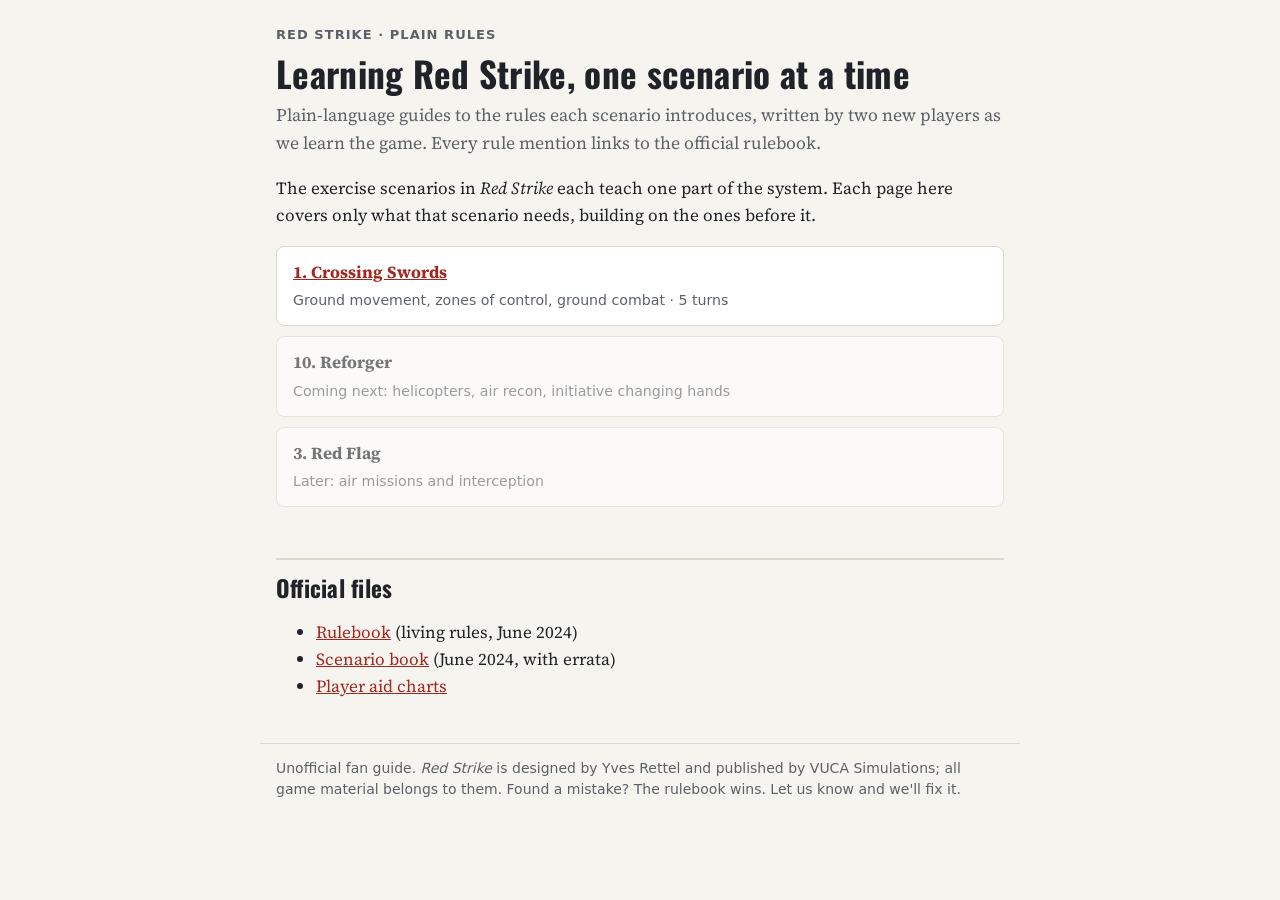
<file: site/index.html>
<!doctype html>
<html lang="en">
<head>
<meta charset="utf-8">
<meta name="viewport" content="width=device-width, initial-scale=1">
<title>Red Strike Plain Rules</title>
<meta name="description" content="Plain-language rules for Red Strike (VUCA Simulations), one scenario at a time, linked to the official rulebook.">
<link rel="preconnect" href="https://fonts.googleapis.com">
<link rel="stylesheet" href="https://fonts.googleapis.com/css2?family=Oswald:wght@500;600&family=Source+Serif+4:opsz,wght@8..60,400;8..60,600&display=swap">
<link rel="stylesheet" href="style.css">
</head>
<body>
<header class="site">
  <div class="crumb">Red Strike · Plain Rules</div>
  <h1>Learning Red Strike, one scenario at a time</h1>
  <p class="lede">Plain-language guides to the rules each scenario introduces, written by two new players as we learn the game. Every rule mention links to the official rulebook.</p>
</header>
<main>
  <p>The exercise scenarios in <i>Red Strike</i> each teach one part of the system. Each page here covers only what that scenario needs, building on the ones before it.</p>
  <ul class="scen">
    <li><a href="crossing-swords.html"><b>1. Crossing Swords</b></a><br><small>Ground movement, zones of control, ground combat · 5 turns</small></li>
    <li class="soon"><b>10. Reforger</b><br><small>Coming next: helicopters, air recon, initiative changing hands</small></li>
    <li class="soon"><b>3. Red Flag</b><br><small>Later: air missions and interception</small></li>
  </ul>
  <h2>Official files</h2>
  <ul>
    <li><a href="pdf/rules.pdf" target="_blank">Rulebook</a> (living rules, June 2024)</li>
    <li><a href="pdf/scenarios.pdf" target="_blank">Scenario book</a> (June 2024, with errata)</li>
    <li><a href="pdf/charts.pdf" target="_blank">Player aid charts</a></li>
  </ul>
</main>
<footer class="site">
  Unofficial fan guide. <i>Red Strike</i> is designed by Yves Rettel and published by VUCA Simulations; all game material belongs to them. Found a mistake? The rulebook wins. Let us know and we'll fix it.
</footer>
</body>
</html>
</file>
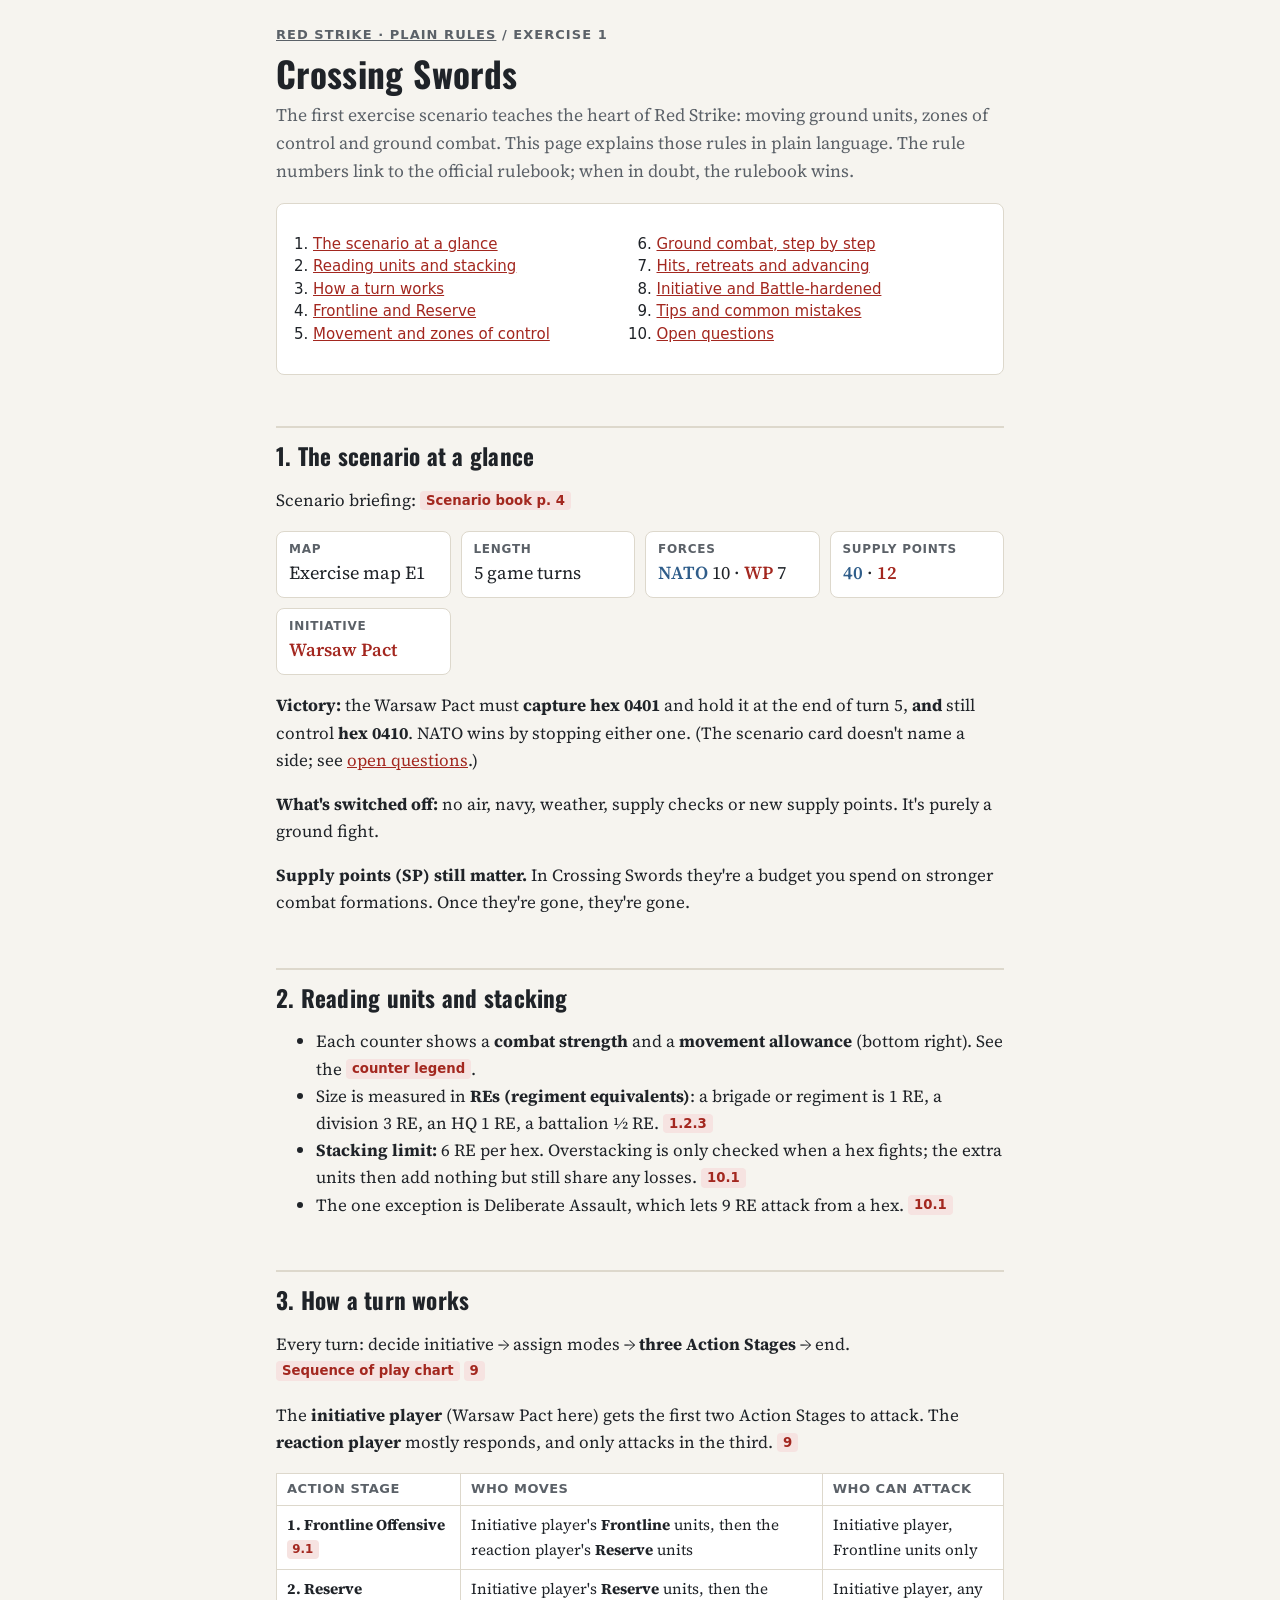
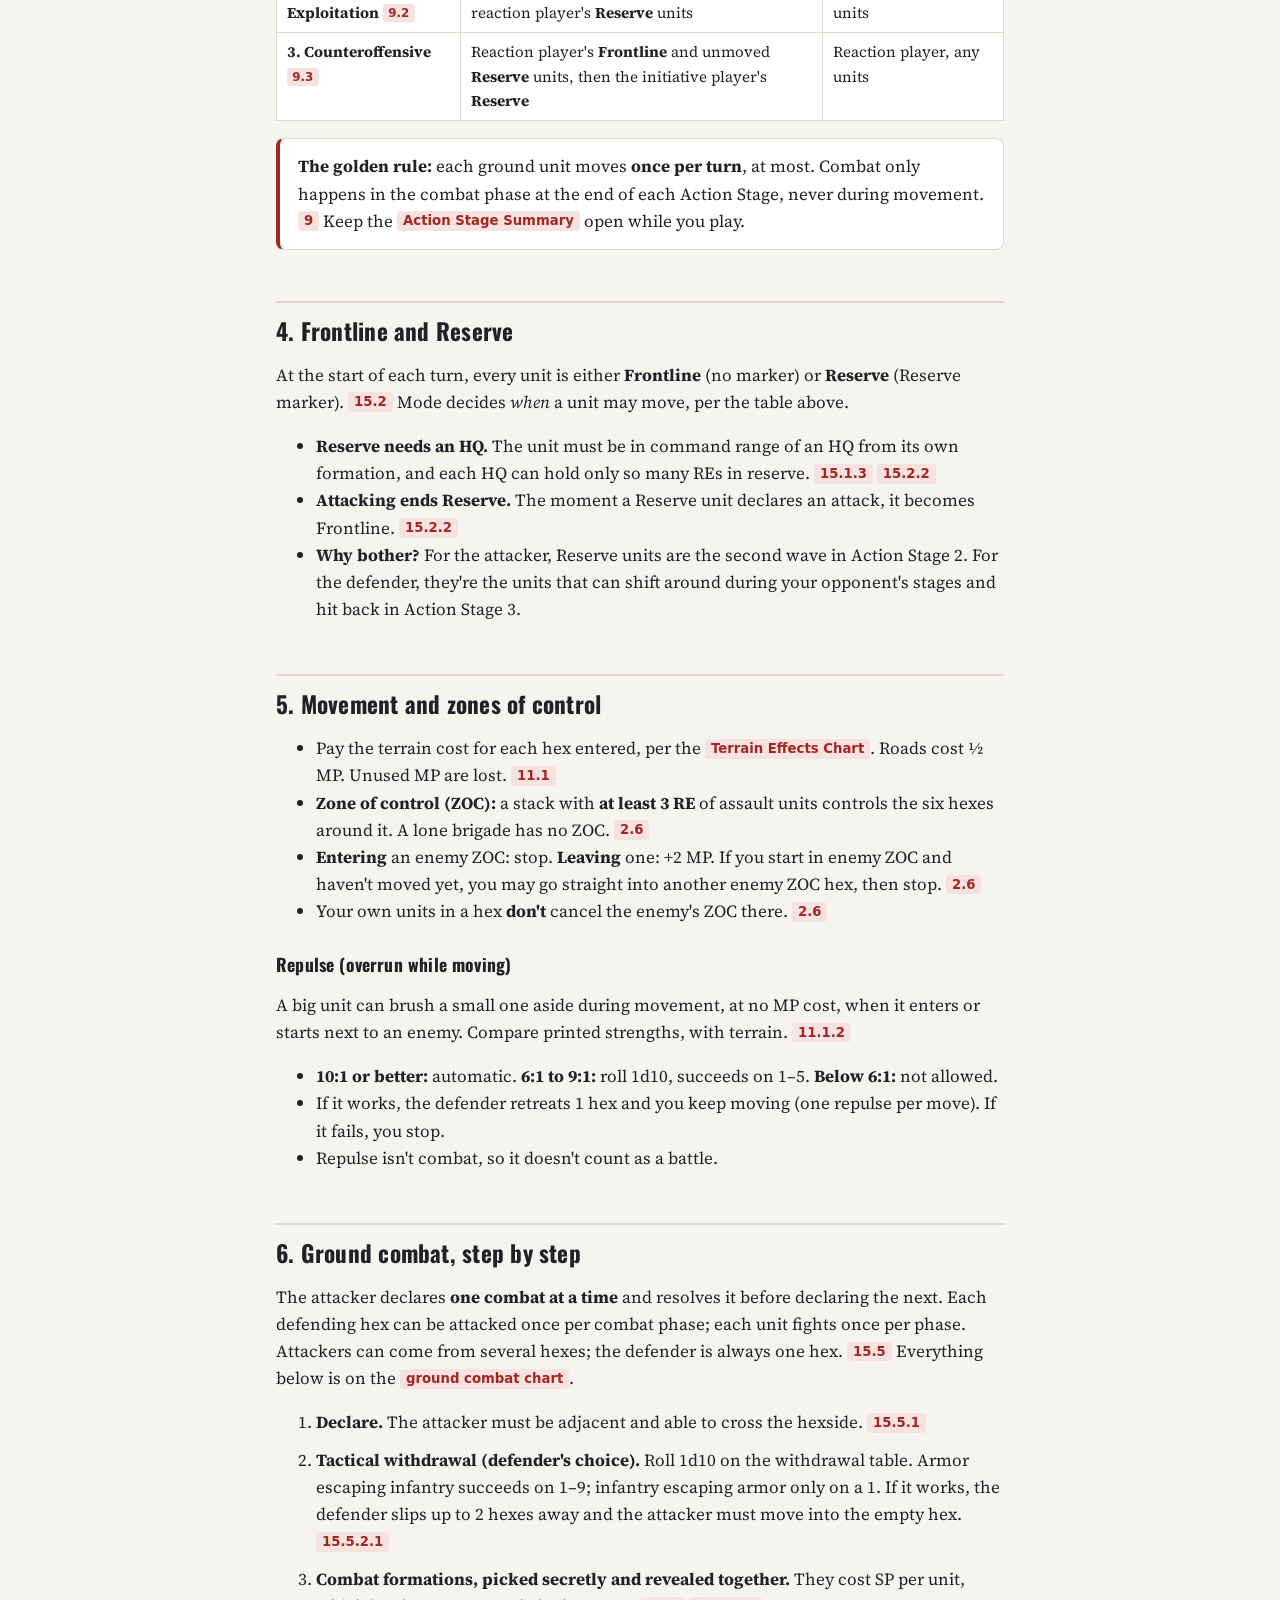
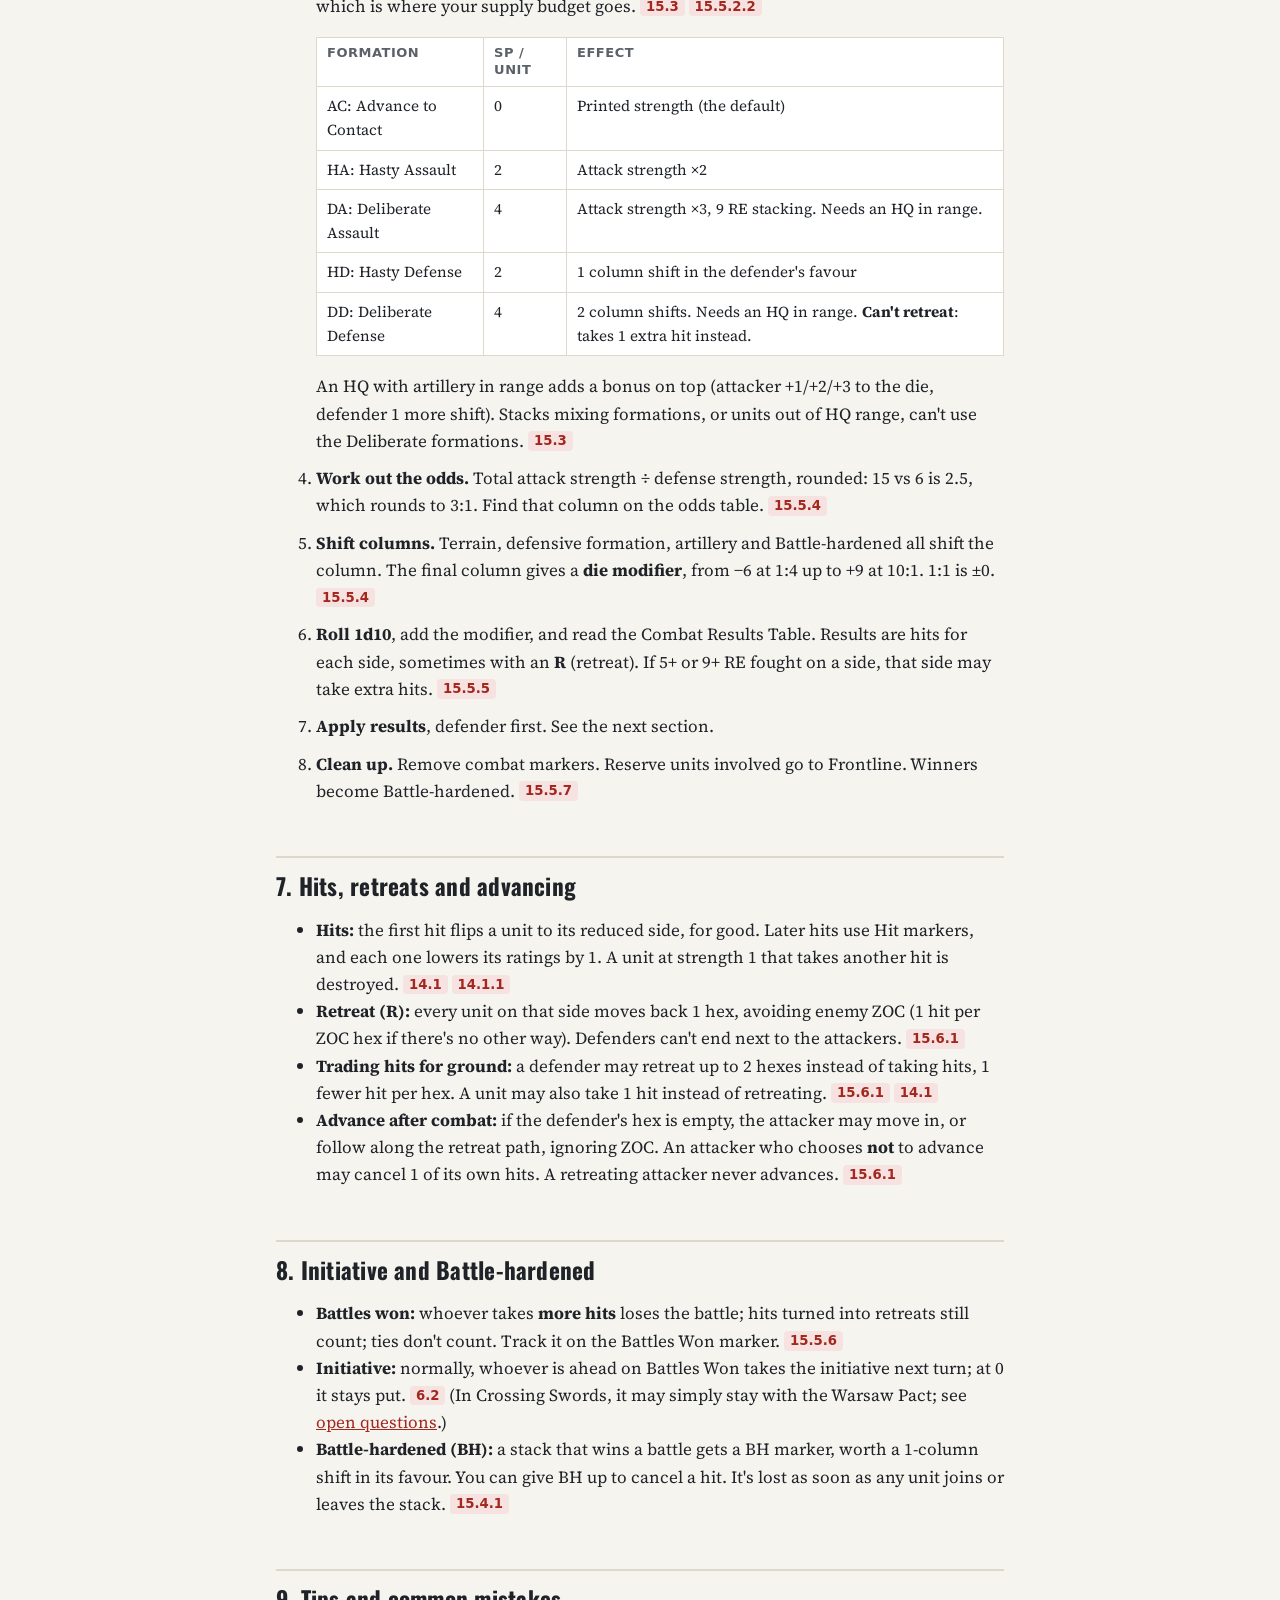
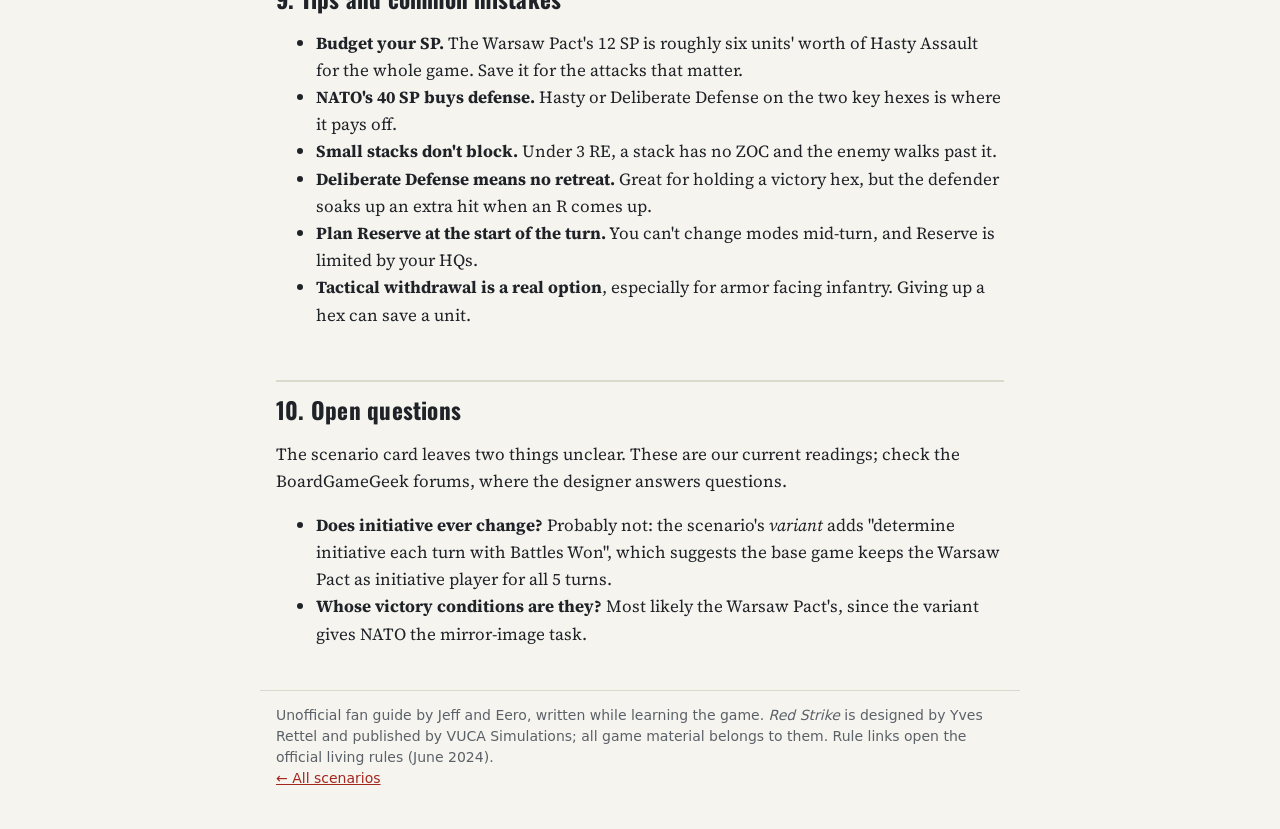
<file: site/crossing-swords.html>
<!doctype html>
<html lang="en">
<head>
<meta charset="utf-8">
<meta name="viewport" content="width=device-width, initial-scale=1">
<title>Crossing Swords — Red Strike Plain Rules</title>
<meta name="description" content="Plain-language rules for Red Strike exercise scenario 1, Crossing Swords: ground movement, zones of control and ground combat, with links to the official rulebook.">
<link rel="preconnect" href="https://fonts.googleapis.com">
<link rel="stylesheet" href="https://fonts.googleapis.com/css2?family=Oswald:wght@500;600&family=Source+Serif+4:opsz,wght@8..60,400;8..60,600&display=swap">
<link rel="stylesheet" href="style.css">
</head>
<body>
<header class="site">
  <div class="crumb"><a href="index.html">Red Strike · Plain Rules</a> / Exercise 1</div>
  <h1>Crossing Swords</h1>
  <p class="lede">The first exercise scenario teaches the heart of Red Strike: moving ground units, zones of control and ground combat. This page explains those rules in plain language. The rule numbers link to the official rulebook; when in doubt, the rulebook wins.</p>
</header>
<main>

<nav class="toc card">
  <ol>
    <li><a href="#glance">The scenario at a glance</a></li>
    <li><a href="#units">Reading units and stacking</a></li>
    <li><a href="#turn">How a turn works</a></li>
    <li><a href="#modes">Frontline and Reserve</a></li>
    <li><a href="#movement">Movement and zones of control</a></li>
    <li><a href="#combat">Ground combat, step by step</a></li>
    <li><a href="#results">Hits, retreats and advancing</a></li>
    <li><a href="#initiative">Initiative and Battle-hardened</a></li>
    <li><a href="#tips">Tips and common mistakes</a></li>
    <li><a href="#questions">Open questions</a></li>
  </ol>
</nav>

<h2 id="glance">1. The scenario at a glance</h2>
<p>Scenario briefing: <a class="r" href="pdf/scenarios.pdf#page=4" target="_blank">Scenario book p. 4</a></p>
<div class="facts">
  <div><b>Map</b><span>Exercise map E1</span></div>
  <div><b>Length</b><span>5 game turns</span></div>
  <div><b>Forces</b><span><span class="nato">NATO</span> 10 · <span class="wp">WP</span> 7</span></div>
  <div><b>Supply points</b><span><span class="nato">40</span> · <span class="wp">12</span></span></div>
  <div><b>Initiative</b><span class="wp">Warsaw Pact</span></div>
</div>
<p><b>Victory:</b> the Warsaw Pact must <b>capture hex 0401</b> and hold it at the end of turn 5, <b>and</b> still control <b>hex 0410</b>. NATO wins by stopping either one. (The scenario card doesn't name a side; see <a href="#questions">open questions</a>.)</p>
<p><b>What's switched off:</b> no air, navy, weather, supply checks or new supply points. It's purely a ground fight.</p>
<p><b>Supply points (SP) still matter.</b> In Crossing Swords they're a budget you spend on stronger combat formations. Once they're gone, they're gone.</p>

<h2 id="units">2. Reading units and stacking</h2>
<ul>
  <li>Each counter shows a <b>combat strength</b> and a <b>movement allowance</b> (bottom right). See the <a class="r" href="pdf/charts.pdf#page=12" target="_blank">counter legend</a>.</li>
  <li>Size is measured in <b>REs (regiment equivalents)</b>: a brigade or regiment is 1 RE, a division 3 RE, an HQ 1 RE, a battalion ½ RE. <a class="r" href="pdf/rules.pdf#page=4" target="_blank" title="Open rule 1.2.3 in the rulebook">1.2.3</a></li>
  <li><b>Stacking limit:</b> 6 RE per hex. Overstacking is only checked when a hex fights; the extra units then add nothing but still share any losses. <a class="r" href="pdf/rules.pdf#page=14" target="_blank" title="Open rule 10.1 in the rulebook">10.1</a></li>
  <li>The one exception is Deliberate Assault, which lets 9 RE attack from a hex. <a class="r" href="pdf/rules.pdf#page=14" target="_blank" title="Open rule 10.1 in the rulebook">10.1</a></li>
</ul>

<h2 id="turn">3. How a turn works</h2>
<p>Every turn: decide initiative → assign modes → <b>three Action Stages</b> → end. <a class="r" href="pdf/charts.pdf#page=10" target="_blank">Sequence of play chart</a> <a class="r" href="pdf/rules.pdf#page=12" target="_blank" title="Open rule 9 in the rulebook">9</a></p>
<p>The <b>initiative player</b> (Warsaw Pact here) gets the first two Action Stages to attack. The <b>reaction player</b> mostly responds, and only attacks in the third. <a class="r" href="pdf/rules.pdf#page=12" target="_blank" title="Open rule 9 in the rulebook">9</a></p>
<div class="table-wrap"><table>
<tr><th>Action Stage</th><th>Who moves</th><th>Who can attack</th></tr>
<tr><td><b>1. Frontline Offensive</b> <a class="r" href="pdf/rules.pdf#page=13" target="_blank" title="Open rule 9.1 in the rulebook">9.1</a></td><td>Initiative player's <b>Frontline</b> units, then the reaction player's <b>Reserve</b> units</td><td>Initiative player, Frontline units only</td></tr>
<tr><td><b>2. Reserve Exploitation</b> <a class="r" href="pdf/rules.pdf#page=13" target="_blank" title="Open rule 9.2 in the rulebook">9.2</a></td><td>Initiative player's <b>Reserve</b> units, then the reaction player's <b>Reserve</b> units</td><td>Initiative player, any units</td></tr>
<tr><td><b>3. Counteroffensive</b> <a class="r" href="pdf/rules.pdf#page=14" target="_blank" title="Open rule 9.3 in the rulebook">9.3</a></td><td>Reaction player's <b>Frontline</b> and unmoved <b>Reserve</b> units, then the initiative player's <b>Reserve</b></td><td>Reaction player, any units</td></tr>
</table></div>
<div class="card note"><b>The golden rule:</b> each ground unit moves <b>once per turn</b>, at most. Combat only happens in the combat phase at the end of each Action Stage, never during movement. <a class="r" href="pdf/rules.pdf#page=12" target="_blank" title="Open rule 9 in the rulebook">9</a> Keep the <a class="r" href="pdf/charts.pdf#page=2" target="_blank">Action Stage Summary</a> open while you play.</div>

<h2 id="modes">4. Frontline and Reserve</h2>
<p>At the start of each turn, every unit is either <b>Frontline</b> (no marker) or <b>Reserve</b> (Reserve marker). <a class="r" href="pdf/rules.pdf#page=22" target="_blank" title="Open rule 15.2 in the rulebook">15.2</a> Mode decides <i>when</i> a unit may move, per the table above.</p>
<ul>
  <li><b>Reserve needs an HQ.</b> The unit must be in command range of an HQ from its own formation, and each HQ can hold only so many REs in reserve. <a class="r" href="pdf/rules.pdf#page=20" target="_blank" title="Open rule 15.1.3 in the rulebook">15.1.3</a> <a class="r" href="pdf/rules.pdf#page=22" target="_blank" title="Open rule 15.2.2 in the rulebook">15.2.2</a></li>
  <li><b>Attacking ends Reserve.</b> The moment a Reserve unit declares an attack, it becomes Frontline. <a class="r" href="pdf/rules.pdf#page=22" target="_blank" title="Open rule 15.2.2 in the rulebook">15.2.2</a></li>
  <li><b>Why bother?</b> For the attacker, Reserve units are the second wave in Action Stage 2. For the defender, they're the units that can shift around during your opponent's stages and hit back in Action Stage 3.</li>
</ul>

<h2 id="movement">5. Movement and zones of control</h2>
<ul>
  <li>Pay the terrain cost for each hex entered, per the <a class="r" href="pdf/charts.pdf#page=1" target="_blank">Terrain Effects Chart</a>. Roads cost ½ MP. Unused MP are lost. <a class="r" href="pdf/rules.pdf#page=15" target="_blank" title="Open rule 11.1 in the rulebook">11.1</a></li>
  <li><b>Zone of control (ZOC):</b> a stack with <b>at least 3 RE</b> of assault units controls the six hexes around it. A lone brigade has no ZOC. <a class="r" href="pdf/rules.pdf#page=8" target="_blank" title="Open rule 2.6 in the rulebook">2.6</a></li>
  <li><b>Entering</b> an enemy ZOC: stop. <b>Leaving</b> one: +2 MP. If you start in enemy ZOC and haven't moved yet, you may go straight into another enemy ZOC hex, then stop. <a class="r" href="pdf/rules.pdf#page=8" target="_blank" title="Open rule 2.6 in the rulebook">2.6</a></li>
  <li>Your own units in a hex <b>don't</b> cancel the enemy's ZOC there. <a class="r" href="pdf/rules.pdf#page=8" target="_blank" title="Open rule 2.6 in the rulebook">2.6</a></li>
</ul>
<h3>Repulse (overrun while moving)</h3>
<p>A big unit can brush a small one aside during movement, at no MP cost, when it enters or starts next to an enemy. Compare printed strengths, with terrain. <a class="r" href="pdf/rules.pdf#page=15" target="_blank" title="Open rule 11.1.2 in the rulebook">11.1.2</a></p>
<ul>
  <li><b>10:1 or better:</b> automatic. <b>6:1 to 9:1:</b> roll 1d10, succeeds on 1–5. <b>Below 6:1:</b> not allowed.</li>
  <li>If it works, the defender retreats 1 hex and you keep moving (one repulse per move). If it fails, you stop.</li>
  <li>Repulse isn't combat, so it doesn't count as a battle.</li>
</ul>

<h2 id="combat">6. Ground combat, step by step</h2>
<p>The attacker declares <b>one combat at a time</b> and resolves it before declaring the next. Each defending hex can be attacked once per combat phase; each unit fights once per phase. Attackers can come from several hexes; the defender is always one hex. <a class="r" href="pdf/rules.pdf#page=23" target="_blank" title="Open rule 15.5 in the rulebook">15.5</a> Everything below is on the <a class="r" href="pdf/charts.pdf#page=3" target="_blank">ground combat chart</a>.</p>
<ol class="steps">
  <li><b>Declare.</b> The attacker must be adjacent and able to cross the hexside. <a class="r" href="pdf/rules.pdf#page=23" target="_blank" title="Open rule 15.5.1 in the rulebook">15.5.1</a></li>
  <li><b>Tactical withdrawal (defender's choice).</b> Roll 1d10 on the withdrawal table. Armor escaping infantry succeeds on 1–9; infantry escaping armor only on a 1. If it works, the defender slips up to 2 hexes away and the attacker must move into the empty hex. <a class="r" href="pdf/rules.pdf#page=23" target="_blank" title="Open rule 15.5.2.1 in the rulebook">15.5.2.1</a></li>
  <li><b>Combat formations, picked secretly and revealed together.</b> They cost SP per unit, which is where your supply budget goes. <a class="r" href="pdf/rules.pdf#page=22" target="_blank" title="Open rule 15.3 in the rulebook">15.3</a> <a class="r" href="pdf/rules.pdf#page=23" target="_blank" title="Open rule 15.5.2.2 in the rulebook">15.5.2.2</a>
    <div class="table-wrap"><table>
      <tr><th>Formation</th><th>SP / unit</th><th>Effect</th></tr>
      <tr><td>AC: Advance to Contact</td><td>0</td><td>Printed strength (the default)</td></tr>
      <tr><td>HA: Hasty Assault</td><td>2</td><td>Attack strength ×2</td></tr>
      <tr><td>DA: Deliberate Assault</td><td>4</td><td>Attack strength ×3, 9 RE stacking. Needs an HQ in range.</td></tr>
      <tr><td>HD: Hasty Defense</td><td>2</td><td>1 column shift in the defender's favour</td></tr>
      <tr><td>DD: Deliberate Defense</td><td>4</td><td>2 column shifts. Needs an HQ in range. <b>Can't retreat</b>: takes 1 extra hit instead.</td></tr>
    </table></div>
    An HQ with artillery in range adds a bonus on top (attacker +1/+2/+3 to the die, defender 1 more shift). Stacks mixing formations, or units out of HQ range, can't use the Deliberate formations. <a class="r" href="pdf/rules.pdf#page=22" target="_blank" title="Open rule 15.3 in the rulebook">15.3</a></li>
  <li><b>Work out the odds.</b> Total attack strength ÷ defense strength, rounded: 15 vs 6 is 2.5, which rounds to 3:1. Find that column on the odds table. <a class="r" href="pdf/rules.pdf#page=24" target="_blank" title="Open rule 15.5.4 in the rulebook">15.5.4</a></li>
  <li><b>Shift columns.</b> Terrain, defensive formation, artillery and Battle-hardened all shift the column. The final column gives a <b>die modifier</b>, from −6 at 1:4 up to +9 at 10:1. 1:1 is ±0. <a class="r" href="pdf/rules.pdf#page=24" target="_blank" title="Open rule 15.5.4 in the rulebook">15.5.4</a></li>
  <li><b>Roll 1d10</b>, add the modifier, and read the Combat Results Table. Results are hits for each side, sometimes with an <b>R</b> (retreat). If 5+ or 9+ RE fought on a side, that side may take extra hits. <a class="r" href="pdf/rules.pdf#page=24" target="_blank" title="Open rule 15.5.5 in the rulebook">15.5.5</a></li>
  <li><b>Apply results</b>, defender first. See the next section.</li>
  <li><b>Clean up.</b> Remove combat markers. Reserve units involved go to Frontline. Winners become Battle-hardened. <a class="r" href="pdf/rules.pdf#page=24" target="_blank" title="Open rule 15.5.7 in the rulebook">15.5.7</a></li>
</ol>

<h2 id="results">7. Hits, retreats and advancing</h2>
<ul>
  <li><b>Hits:</b> the first hit flips a unit to its reduced side, for good. Later hits use Hit markers, and each one lowers its ratings by 1. A unit at strength 1 that takes another hit is destroyed. <a class="r" href="pdf/rules.pdf#page=18" target="_blank" title="Open rule 14.1 in the rulebook">14.1</a> <a class="r" href="pdf/rules.pdf#page=18" target="_blank" title="Open rule 14.1.1 in the rulebook">14.1.1</a></li>
  <li><b>Retreat (R):</b> every unit on that side moves back 1 hex, avoiding enemy ZOC (1 hit per ZOC hex if there's no other way). Defenders can't end next to the attackers. <a class="r" href="pdf/rules.pdf#page=25" target="_blank" title="Open rule 15.6.1 in the rulebook">15.6.1</a></li>
  <li><b>Trading hits for ground:</b> a defender may retreat up to 2 hexes instead of taking hits, 1 fewer hit per hex. A unit may also take 1 hit instead of retreating. <a class="r" href="pdf/rules.pdf#page=25" target="_blank" title="Open rule 15.6.1 in the rulebook">15.6.1</a> <a class="r" href="pdf/rules.pdf#page=18" target="_blank" title="Open rule 14.1 in the rulebook">14.1</a></li>
  <li><b>Advance after combat:</b> if the defender's hex is empty, the attacker may move in, or follow along the retreat path, ignoring ZOC. An attacker who chooses <b>not</b> to advance may cancel 1 of its own hits. A retreating attacker never advances. <a class="r" href="pdf/rules.pdf#page=25" target="_blank" title="Open rule 15.6.1 in the rulebook">15.6.1</a></li>
</ul>

<h2 id="initiative">8. Initiative and Battle-hardened</h2>
<ul>
  <li><b>Battles won:</b> whoever takes <b>more hits</b> loses the battle; hits turned into retreats still count; ties don't count. Track it on the Battles Won marker. <a class="r" href="pdf/rules.pdf#page=24" target="_blank" title="Open rule 15.5.6 in the rulebook">15.5.6</a></li>
  <li><b>Initiative:</b> normally, whoever is ahead on Battles Won takes the initiative next turn; at 0 it stays put. <a class="r" href="pdf/rules.pdf#page=10" target="_blank" title="Open rule 6.2 in the rulebook">6.2</a> (In Crossing Swords, it may simply stay with the Warsaw Pact; see <a href="#questions">open questions</a>.)</li>
  <li><b>Battle-hardened (BH):</b> a stack that wins a battle gets a BH marker, worth a 1-column shift in its favour. You can give BH up to cancel a hit. It's lost as soon as any unit joins or leaves the stack. <a class="r" href="pdf/rules.pdf#page=22" target="_blank" title="Open rule 15.4.1 in the rulebook">15.4.1</a></li>
</ul>

<h2 id="tips">9. Tips and common mistakes</h2>
<ul>
  <li><b>Budget your SP.</b> The Warsaw Pact's 12 SP is roughly six units' worth of Hasty Assault for the whole game. Save it for the attacks that matter.</li>
  <li><b>NATO's 40 SP buys defense.</b> Hasty or Deliberate Defense on the two key hexes is where it pays off.</li>
  <li><b>Small stacks don't block.</b> Under 3 RE, a stack has no ZOC and the enemy walks past it.</li>
  <li><b>Deliberate Defense means no retreat.</b> Great for holding a victory hex, but the defender soaks up an extra hit when an R comes up.</li>
  <li><b>Plan Reserve at the start of the turn.</b> You can't change modes mid-turn, and Reserve is limited by your HQs.</li>
  <li><b>Tactical withdrawal is a real option</b>, especially for armor facing infantry. Giving up a hex can save a unit.</li>
</ul>

<h2 id="questions">10. Open questions</h2>
<p>The scenario card leaves two things unclear. These are our current readings; check the BoardGameGeek forums, where the designer answers questions.</p>
<ul>
  <li><b>Does initiative ever change?</b> Probably not: the scenario's <i>variant</i> adds "determine initiative each turn with Battles Won", which suggests the base game keeps the Warsaw Pact as initiative player for all 5 turns.</li>
  <li><b>Whose victory conditions are they?</b> Most likely the Warsaw Pact's, since the variant gives NATO the mirror-image task.</li>
</ul>

</main>
<footer class="site">
  Unofficial fan guide by Jeff and Eero, written while learning the game. <i>Red Strike</i> is designed by Yves Rettel and published by VUCA Simulations; all game material belongs to them. Rule links open the official living rules (June 2024).
  <br><a href="index.html">← All scenarios</a>
</footer>
</body>
</html>
</file>
<file: site/style.css>
:root {
  --bg: #f6f4ef; --surface: #ffffff; --text: #1f2328; --muted: #5b6168;
  --border: #ddd8cc; --accent: #a3271f; --accent-soft: #f6e3e1;
  --nato: #2f5d8a; --wp: #a3271f; --code: #efece4;
}
@media (prefers-color-scheme: dark) {
  :root:not([data-theme="light"]) {
    --bg: #16181b; --surface: #1e2125; --text: #e6e3dc; --muted: #a2a7ad;
    --border: #33373d; --accent: #e0675d; --accent-soft: #3a2422;
    --nato: #7fb0de; --wp: #e0675d; --code: #2a2e33;
  }
}
* { box-sizing: border-box; }
body {
  margin: 0; background: var(--bg); color: var(--text);
  font: 17px/1.6 "Source Serif 4", Georgia, serif;
}
header.site, main, footer.site { max-width: 760px; margin: 0 auto; padding: 0 16px; }
header.site { padding-top: 28px; }
header.site .crumb { font: 600 13px/1 system-ui, sans-serif; letter-spacing: .08em; text-transform: uppercase; color: var(--muted); }
header.site .crumb a { color: var(--muted); }
h1, h2, h3 { font-family: "Oswald", "Arial Narrow", system-ui, sans-serif; line-height: 1.2; letter-spacing: .01em; }
h1 { font-size: 2.2rem; margin: .3em 0 .2em; }
h2 { font-size: 1.45rem; margin: 2.2em 0 .5em; padding-top: .6em; border-top: 2px solid var(--border); }
h3 { font-size: 1.1rem; margin: 1.6em 0 .4em; }
p.lede { font-size: 1.1rem; color: var(--muted); margin-top: 0; }
a { color: var(--accent); }
a.r {
  font: 600 .78em/1 system-ui, sans-serif; text-decoration: none; white-space: nowrap;
  background: var(--accent-soft); color: var(--accent); padding: .18em .45em; border-radius: 4px;
  vertical-align: .08em;
}
a.r:hover { text-decoration: underline; }
.card { background: var(--surface); border: 1px solid var(--border); border-radius: 8px; padding: 14px 18px; margin: 1em 0; }
.card.note { border-left: 4px solid var(--accent); }
.facts { display: grid; grid-template-columns: repeat(auto-fit, minmax(150px, 1fr)); gap: 10px; margin: 1em 0; }
.facts div { background: var(--surface); border: 1px solid var(--border); border-radius: 8px; padding: 10px 12px; }
.facts b { display: block; font: 600 12px/1.3 system-ui, sans-serif; text-transform: uppercase; letter-spacing: .06em; color: var(--muted); }
.facts span { font-size: 1.15rem; }
.nato { color: var(--nato); font-weight: 600; }
.wp { color: var(--wp); font-weight: 600; }
.table-wrap { overflow-x: auto; margin: 1em 0; }
table { border-collapse: collapse; width: 100%; background: var(--surface); font-size: .95rem; }
th, td { border: 1px solid var(--border); padding: 7px 10px; text-align: left; vertical-align: top; }
th { font: 600 13px/1.3 system-ui, sans-serif; text-transform: uppercase; letter-spacing: .04em; color: var(--muted); }
ol.steps > li { margin-bottom: .6em; }
nav.toc { font: 15px/1.5 system-ui, sans-serif; }
nav.toc ol { padding-left: 1.2em; columns: 2 220px; }
footer.site { margin-top: 3em; padding-bottom: 40px; font: 14px/1.5 system-ui, sans-serif; color: var(--muted); border-top: 1px solid var(--border); padding-top: 14px; }
ul.scen { list-style: none; padding: 0; }
ul.scen li { background: var(--surface); border: 1px solid var(--border); border-radius: 8px; padding: 12px 16px; margin: 10px 0; }
ul.scen li.soon { opacity: .6; }
ul.scen small { color: var(--muted); font-family: system-ui, sans-serif; }
</file>
